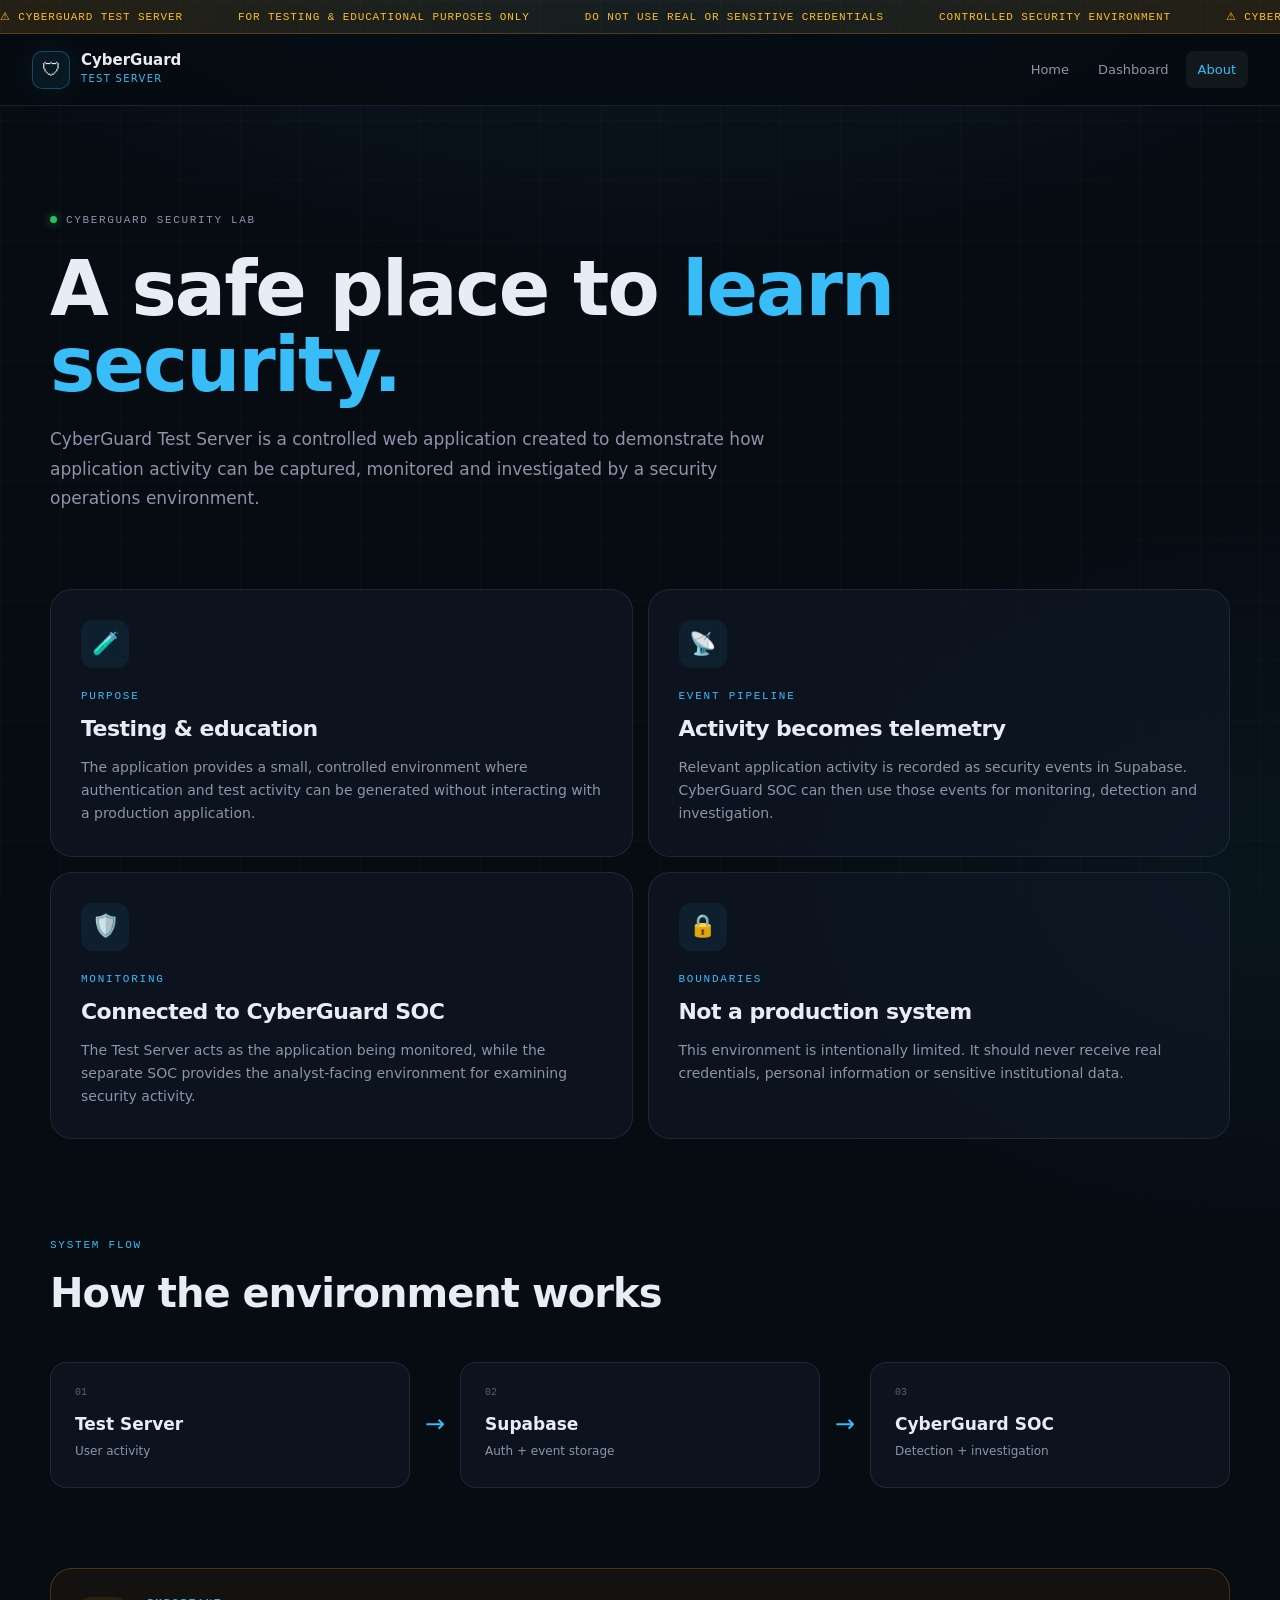
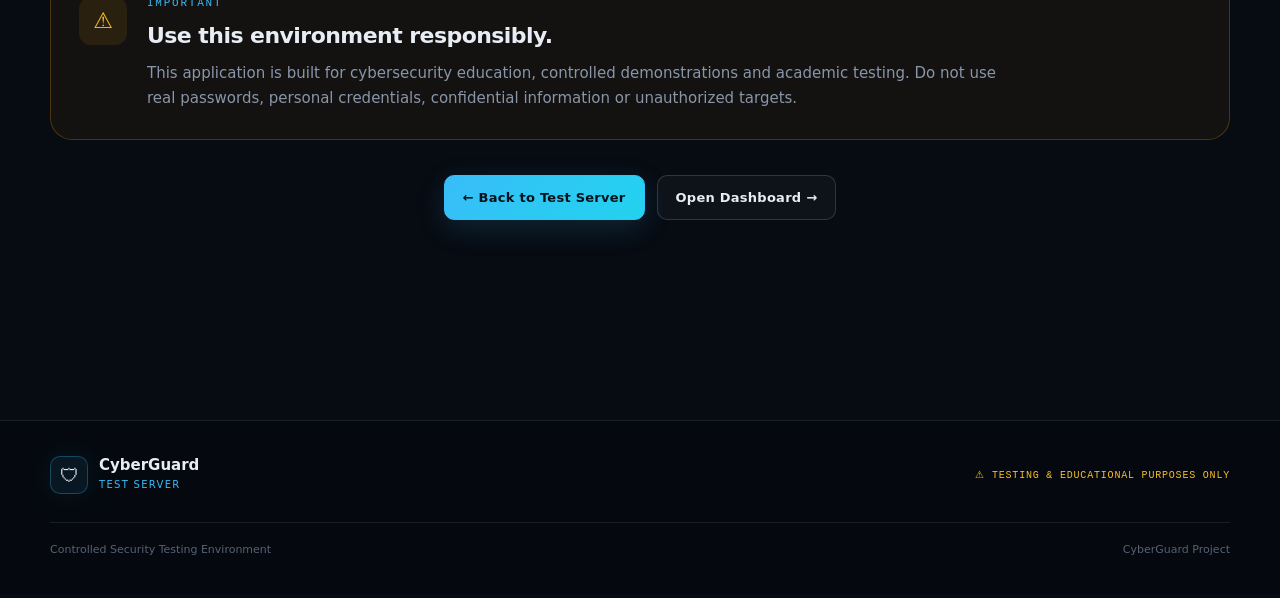
<file: about.html>
<!DOCTYPE html>
<html lang="en">
<head>
<meta charset="UTF-8">
<meta name="viewport" content="width=device-width, initial-scale=1.0">

<title>About | CyberGuard Test Server</title>
<meta name="theme-color" content="#070b12">

<link rel="stylesheet" href="css/style.css">
</head>

<body>

<div class="warning-bar">
  <div class="warning-track">
    <span>⚠ CYBERGUARD TEST SERVER</span>
    <span>FOR TESTING & EDUCATIONAL PURPOSES ONLY</span>
    <span>DO NOT USE REAL OR SENSITIVE CREDENTIALS</span>
    <span>CONTROLLED SECURITY ENVIRONMENT</span>

    <span>⚠ CYBERGUARD TEST SERVER</span>
    <span>FOR TESTING & EDUCATIONAL PURPOSES ONLY</span>
    <span>DO NOT USE REAL OR SENSITIVE CREDENTIALS</span>
    <span>CONTROLLED SECURITY ENVIRONMENT</span>
  </div>
</div>

<header class="top">

  <a class="brand" href="index.html">
    <span class="brand-icon">🛡</span>

    <span>
      <strong>CyberGuard</strong>
      <small>Test Server</small>
    </span>
  </a>

  <nav class="nav">
    <a class="nav-link" href="index.html">Home</a>
    <a class="nav-link" href="dashboard.html">Dashboard</a>
    <a class="nav-link active" href="about.html">About</a>
  </nav>

</header>


<main class="about-page">

  <section class="about-hero">

    <div class="eyebrow">
      <span class="status-dot online"></span>
      CYBERGUARD SECURITY LAB
    </div>

    <h1>
      A safe place to
      <span>learn security.</span>
    </h1>

    <p>
      CyberGuard Test Server is a controlled web application created to
      demonstrate how application activity can be captured, monitored and
      investigated by a security operations environment.
    </p>

  </section>


  <section class="about-grid">

    <article class="about-card">

      <div class="about-icon">🧪</div>

      <div class="section-label">PURPOSE</div>

      <h2>Testing & education</h2>

      <p>
        The application provides a small, controlled environment where
        authentication and test activity can be generated without interacting
        with a production application.
      </p>

    </article>


    <article class="about-card">

      <div class="about-icon">📡</div>

      <div class="section-label">EVENT PIPELINE</div>

      <h2>Activity becomes telemetry</h2>

      <p>
        Relevant application activity is recorded as security events in
        Supabase. CyberGuard SOC can then use those events for monitoring,
        detection and investigation.
      </p>

    </article>


    <article class="about-card">

      <div class="about-icon">🛡️</div>

      <div class="section-label">MONITORING</div>

      <h2>Connected to CyberGuard SOC</h2>

      <p>
        The Test Server acts as the application being monitored, while the
        separate SOC provides the analyst-facing environment for examining
        security activity.
      </p>

    </article>


    <article class="about-card">

      <div class="about-icon">🔒</div>

      <div class="section-label">BOUNDARIES</div>

      <h2>Not a production system</h2>

      <p>
        This environment is intentionally limited. It should never receive
        real credentials, personal information or sensitive institutional
        data.
      </p>

    </article>

  </section>


  <section class="architecture">

    <div class="section-heading">

      <div class="section-label">SYSTEM FLOW</div>

      <h2>How the environment works</h2>

    </div>

    <div class="architecture-flow">

      <div class="architecture-node">
        <span class="architecture-number">01</span>
        <strong>Test Server</strong>
        <small>User activity</small>
      </div>

      <div class="architecture-arrow">→</div>

      <div class="architecture-node">
        <span class="architecture-number">02</span>
        <strong>Supabase</strong>
        <small>Auth + event storage</small>
      </div>

      <div class="architecture-arrow">→</div>

      <div class="architecture-node">
        <span class="architecture-number">03</span>
        <strong>CyberGuard SOC</strong>
        <small>Detection + investigation</small>
      </div>

    </div>

  </section>


  <section class="big-warning">

    <div class="big-warning-icon">⚠</div>

    <div>

      <div class="section-label">IMPORTANT</div>

      <h2>Use this environment responsibly.</h2>

      <p>
        This application is built for cybersecurity education, controlled
        demonstrations and academic testing. Do not use real passwords,
        personal credentials, confidential information or unauthorized
        targets.
      </p>

    </div>

  </section>


  <div class="center-action">

    <a class="btn primary" href="index.html">
      ← Back to Test Server
    </a>

    <a class="btn secondary" href="dashboard.html">
      Open Dashboard →
    </a>

  </div>

</main>


<footer class="footer">

  <div class="footer-main">

    <div class="brand">
      <span class="brand-icon">🛡</span>

      <span>
        <strong>CyberGuard</strong>
        <small>Test Server</small>
      </span>
    </div>

    <div class="footer-warning">
      ⚠ TESTING & EDUCATIONAL PURPOSES ONLY
    </div>

  </div>

  <div class="footer-bottom">
    <span>Controlled Security Testing Environment</span>
    <span>CyberGuard Project</span>
  </div>

</footer>

</body>
</html>
</file>
<file: css/style.css>
:root {
  --bg: #070b12;
  --bg-2: #0b111b;
  --panel: rgba(15, 23, 36, 0.88);
  --panel-solid: #101925;

  --border: rgba(148, 163, 184, 0.14);
  --border-strong: rgba(148, 163, 184, 0.25);

  --text: #e8edf5;
  --muted: #8996a9;
  --faint: #566274;

  --accent: #38bdf8;
  --accent-2: #22d3ee;

  --ok: #22c55e;
  --warn: #f59e0b;
  --danger: #ef4444;
  --purple: #a78bfa;

  --radius: 16px;
  --radius-lg: 22px;

  --shadow:
    0 20px 60px rgba(0, 0, 0, 0.35);

  --max: 1180px;
}

* {
  box-sizing: border-box;
  margin: 0;
}

html {
  scroll-behavior: smooth;
}

body {
  min-height: 100vh;

  background:
    radial-gradient(
      900px 500px at 50% -10%,
      rgba(56, 189, 248, 0.13),
      transparent
    ),
    radial-gradient(
      600px 400px at 100% 40%,
      rgba(34, 211, 238, 0.05),
      transparent
    ),
    var(--bg);

  color: var(--text);

  font:
    15px/1.65
    system-ui,
    -apple-system,
    BlinkMacSystemFont,
    "Segoe UI",
    sans-serif;

  overflow-x: hidden;
}

body::before {
  content: "";
  position: fixed;
  inset: 0;

  background-image:
    linear-gradient(
      rgba(255,255,255,0.018) 1px,
      transparent 1px
    ),
    linear-gradient(
      90deg,
      rgba(255,255,255,0.018) 1px,
      transparent 1px
    );

  background-size: 60px 60px;

  pointer-events: none;
  z-index: -1;
}

a {
  color: inherit;
  text-decoration: none;
}

button,
input {
  font: inherit;
}

.hidden {
  display: none !important;
}


/* =========================================================
   WARNING TICKER
   ========================================================= */

.warning-bar {
  height: 34px;
  overflow: hidden;

  display: flex;
  align-items: center;

  background:
    linear-gradient(
      90deg,
      rgba(245, 158, 11, 0.12),
      rgba(245, 158, 11, 0.05),
      rgba(245, 158, 11, 0.12)
    );

  border-bottom: 1px solid rgba(245, 158, 11, 0.25);

  color: #fbbf24;

  font:
    11px
    ui-monospace,
    SFMono-Regular,
    Consolas,
    monospace;

  letter-spacing: 0.08em;
  white-space: nowrap;
}

.warning-track {
  display: flex;
  align-items: center;
  gap: 55px;

  width: max-content;

  animation: ticker 38s linear infinite;
}

.warning-track span {
  display: inline-flex;
  align-items: center;
  gap: 10px;
}

@keyframes ticker {
  from {
    transform: translateX(0);
  }

  to {
    transform: translateX(-50%);
  }
}


/* =========================================================
   HEADER
   ========================================================= */

.top {
  width: 100%;
  min-height: 72px;

  display: flex;
  align-items: center;

  gap: 30px;

  padding: 0 32px;

  border-bottom: 1px solid var(--border);

  background: rgba(7, 11, 18, 0.82);

  backdrop-filter: blur(16px);

  position: sticky;
  top: 0;
  z-index: 50;
}

.brand {
  display: flex;
  align-items: center;
  gap: 11px;

  margin-right: auto;
}

.brand-icon {
  width: 38px;
  height: 38px;

  display: flex;
  align-items: center;
  justify-content: center;

  border: 1px solid rgba(56, 189, 248, 0.3);
  border-radius: 10px;

  background: rgba(56, 189, 248, 0.08);

  font-size: 19px;

  box-shadow:
    0 0 30px rgba(56, 189, 248, 0.08);
}

.brand strong {
  display: block;

  font-size: 15px;
  line-height: 1.1;
}

.brand small {
  display: block;

  margin-top: 3px;

  color: var(--accent);

  font-size: 10px;

  letter-spacing: 0.13em;
  text-transform: uppercase;
}

.nav {
  display: flex;
  align-items: center;
  gap: 5px;
}

.nav-link {
  padding: 8px 12px;

  border-radius: 8px;

  color: var(--muted);

  font-size: 13px;

  transition:
    color 0.2s,
    background 0.2s;
}

.nav-link:hover,
.nav-link.active {
  color: var(--text);

  background: rgba(255,255,255,0.05);
}

.nav-link.active {
  color: var(--accent);
}

.nav-auth {
  display: flex;
  align-items: center;
}

.nav-login {
  color: var(--accent);

  border: 1px solid rgba(56, 189, 248, 0.35);

  padding: 7px 13px;

  border-radius: 8px;

  font-size: 12px;
  font-weight: 600;

  transition: 0.2s;
}

.nav-login:hover {
  background: rgba(56,189,248,0.08);
  border-color: var(--accent);
}

.logout-top {
  border: 1px solid rgba(239, 68, 68, 0.35);

  background: transparent;

  color: #fca5a5;

  padding: 8px 14px;

  border-radius: 8px;

  font-size: 12px;
  font-weight: 600;

  cursor: pointer;

  transition: 0.2s;
}

.logout-top:hover {
  background: rgba(239,68,68,0.08);
  border-color: var(--danger);
}


/* =========================================================
   COMMON
   ========================================================= */

.hero,
.section,
.notice-section,
.login-section,
.about-hero,
.about-grid,
.architecture,
.big-warning,
.center-action,
.dashboard-page {
  width: min(var(--max), calc(100% - 40px));

  margin-left: auto;
  margin-right: auto;
}

.section {
  padding-top: 110px;
}

.section-heading {
  max-width: 700px;
  margin-bottom: 36px;
}

.section-heading.compact {
  margin-bottom: 24px;
}

.section-label {
  margin-bottom: 9px;

  color: var(--accent);

  font:
    11px
    ui-monospace,
    SFMono-Regular,
    Consolas,
    monospace;

  letter-spacing: 0.16em;
  text-transform: uppercase;
}

.section-heading h2 {
  font-size: clamp(28px, 4vw, 40px);

  letter-spacing: -0.025em;
}

.section-heading p {
  margin-top: 9px;

  color: var(--muted);

  max-width: 650px;
}

h1,
h2,
h3 {
  letter-spacing: -0.025em;
}

.btn {
  min-height: 44px;

  display: inline-flex;
  align-items: center;
  justify-content: center;

  padding: 11px 18px;

  border-radius: 10px;

  font-size: 13px;
  font-weight: 700;

  letter-spacing: 0.02em;

  cursor: pointer;

  transition:
    transform 0.2s,
    box-shadow 0.2s,
    border-color 0.2s,
    background 0.2s;

  text-decoration: none;
}

.btn:hover:not(:disabled) {
  transform: translateY(-2px);
}

.btn:disabled {
  opacity: 0.55;
  cursor: wait;
}

.btn.primary {
  color: #03121b;

  border: 1px solid var(--accent);

  background: linear-gradient(
    135deg,
    var(--accent),
    var(--accent-2)
  );

  box-shadow:
    0 8px 30px rgba(56,189,248,0.16);
}

.btn.primary:hover:not(:disabled) {
  box-shadow:
    0 12px 35px rgba(56,189,248,0.28);
}

.btn.secondary {
  color: var(--text);

  border: 1px solid var(--border-strong);

  background: rgba(255,255,255,0.03);
}

.btn.secondary:hover {
  border-color: rgba(56,189,248,0.45);

  background: rgba(56,189,248,0.05);
}

.btn.full {
  width: 100%;
}


/* =========================================================
   STATUS
   ========================================================= */

.status-dot {
  width: 7px;
  height: 7px;

  display: inline-block;

  border-radius: 50%;

  background: var(--warn);

  box-shadow:
    0 0 10px rgba(245,158,11,0.65);
}

.status-dot.online {
  background: var(--ok);

  box-shadow:
    0 0 10px rgba(34,197,94,0.7);
}

.eyebrow {
  display: inline-flex;
  align-items: center;
  gap: 9px;

  color: var(--muted);

  font:
    11px
    ui-monospace,
    SFMono-Regular,
    Consolas,
    monospace;

  letter-spacing: 0.15em;
}


/* =========================================================
   HERO
   ========================================================= */

.hero {
  min-height: 650px;

  display: grid;

  grid-template-columns:
    minmax(0, 1.05fr)
    minmax(350px, 0.75fr);

  align-items: center;

  gap: 70px;

  padding-top: 80px;
  padding-bottom: 80px;

  position: relative;
}

.hero-glow {
  position: absolute;

  width: 500px;
  height: 500px;

  left: -200px;
  top: 100px;

  border-radius: 50%;

  background:
    radial-gradient(
      circle,
      rgba(56,189,248,0.09),
      transparent 65%
    );

  pointer-events: none;
}

.hero h1 {
  margin-top: 20px;

  max-width: 800px;

  font-size: clamp(48px, 7vw, 82px);

  line-height: 0.98;

  font-weight: 800;
}

.hero h1 span {
  display: block;

  color: var(--accent);

  text-shadow:
    0 0 40px rgba(56,189,248,0.15);
}

.hero-text {
  max-width: 680px;

  margin-top: 25px;

  color: var(--muted);

  font-size: 17px;

  line-height: 1.75;
}

.hero-actions {
  display: flex;
  flex-wrap: wrap;

  gap: 12px;

  margin-top: 30px;
}

.session-status {
  display: inline-flex;
  align-items: center;
  gap: 9px;

  margin-top: 23px;

  color: var(--faint);

  font:
    11px
    ui-monospace,
    SFMono-Regular,
    Consolas,
    monospace;
}


/* TERMINAL */

.hero-terminal {
  border:
    1px solid
    rgba(148,163,184,0.18);

  border-radius: 18px;

  background:
    linear-gradient(
      145deg,
      rgba(17,25,39,0.95),
      rgba(8,13,21,0.95)
    );

  box-shadow:
    0 30px 80px rgba(0,0,0,0.4),
    0 0 60px rgba(56,189,248,0.04);

  overflow: hidden;

  transform: none;
}

.terminal-top {
  height: 46px;

  display: flex;
  align-items: center;

  padding: 0 17px;

  border-bottom: 1px solid var(--border);

  color: var(--faint);

  font:
    10px
    ui-monospace,
    SFMono-Regular,
    Consolas,
    monospace;
}

.terminal-dots {
  display: flex;
  gap: 6px;

  margin-right: auto;
}

.terminal-dots i {
  width: 7px;
  height: 7px;

  border-radius: 50%;

  background: #334155;
}

.terminal-body {
  padding: 28px;

  font:
    13px/2
    ui-monospace,
    SFMono-Regular,
    Consolas,
    monospace;
}

.terminal-muted {
  color: var(--faint);
}

.terminal-ok {
  color: var(--ok);
}

.terminal-key {
  color: var(--accent);
}

.terminal-warning {
  color: var(--warn);
}

.terminal-space {
  height: 14px;
}

.terminal-cursor {
  color: var(--text);
}


/* =========================================================
   NOTICE
   ========================================================= */

.notice-section {
  padding-top: 20px;
}

.notice-card {
  display: flex;
  align-items: flex-start;

  gap: 20px;

  padding: 25px;

  border:
    1px solid
    rgba(245,158,11,0.25);

  border-radius: var(--radius-lg);

  background:
    linear-gradient(
      135deg,
      rgba(245,158,11,0.07),
      rgba(245,158,11,0.02)
    );
}

.notice-icon {
  width: 46px;
  height: 46px;

  flex-shrink: 0;

  display: flex;
  align-items: center;
  justify-content: center;

  border-radius: 12px;

  background: rgba(245,158,11,0.1);

  color: #fbbf24;

  font-size: 21px;
}

.notice-card h2 {
  font-size: 21px;
}

.notice-card p {
  margin-top: 6px;

  color: var(--muted);

  max-width: 850px;
}


/* =========================================================
   FEATURE CARDS
   ========================================================= */

.feature-grid {
  display: grid;

  grid-template-columns:
    repeat(4, minmax(0,1fr));

  gap: 15px;
}

.feature-card {
  min-height: 265px;

  position: relative;

  padding: 25px;

  border:
    1px solid
    var(--border);

  border-radius: var(--radius);

  background:
    linear-gradient(
      150deg,
      rgba(17,25,39,0.85),
      rgba(10,15,24,0.75)
    );

  transition:
    transform 0.25s,
    border-color 0.25s,
    background 0.25s;

  overflow: hidden;
}

.feature-card:hover {
  transform: translateY(-5px);

  border-color:
    rgba(56,189,248,0.3);

  background:
    linear-gradient(
      150deg,
      rgba(20,31,48,0.9),
      rgba(10,15,24,0.8)
    );
}

.feature-number {
  position: absolute;

  right: 20px;
  top: 16px;

  color: var(--faint);

  font:
    10px
    ui-monospace,
    monospace;
}

.feature-icon {
  width: 46px;
  height: 46px;

  display: flex;
  align-items: center;
  justify-content: center;

  border-radius: 12px;

  background: rgba(56,189,248,0.07);

  border:
    1px solid
    rgba(56,189,248,0.13);

  font-size: 21px;
}

.feature-card h3 {
  margin-top: 20px;

  font-size: 17px;
}

.feature-card p {
  margin-top: 8px;

  color: var(--muted);

  font-size: 13px;

  line-height: 1.65;
}


/* =========================================================
   FLOW
   ========================================================= */

.flow {
  display: flex;
  align-items: stretch;

  gap: 14px;
}

.flow-card {
  flex: 1;

  position: relative;

  padding: 25px;

  border:
    1px solid
    var(--border);

  border-radius: var(--radius);

  background: rgba(15,23,36,0.65);
}

.flow-number {
  color: var(--faint);

  font:
    10px
    ui-monospace,
    monospace;
}

.flow-icon {
  margin-top: 20px;

  font-size: 25px;
}

.flow-card h3 {
  margin-top: 10px;

  font-size: 17px;
}

.flow-card p {
  margin-top: 5px;

  color: var(--muted);

  font-size: 13px;
}

.flow-line {
  width: 50px;

  align-self: center;

  height: 1px;

  background:
    linear-gradient(
      90deg,
      transparent,
      rgba(56,189,248,0.5),
      transparent
    );
}


/* =========================================================
   LOGIN
   ========================================================= */

.login-section {
  padding-top: 120px;
  padding-bottom: 100px;
}

.login-container {
  display: grid;

  grid-template-columns:
    1fr
    420px;

  gap: 80px;

  align-items: center;
}

.login-intro h2 {
  font-size: clamp(34px, 5vw, 50px);

  line-height: 1.05;
}

.login-intro > p {
  max-width: 550px;

  margin-top: 17px;

  color: var(--muted);

  font-size: 16px;
}

.login-points {
  margin-top: 25px;

  display: grid;

  gap: 10px;

  color: #a7f3d0;

  font-size: 13px;
}

.login-card {
  padding: 28px;

  border:
    1px solid
    var(--border-strong);

  border-radius: var(--radius-lg);

  background:
    linear-gradient(
      150deg,
      rgba(17,25,39,0.94),
      rgba(8,13,21,0.94)
    );

  box-shadow: var(--shadow);
}

.login-card-header {
  display: flex;
  align-items: center;

  gap: 13px;

  margin-bottom: 22px;
}

.login-shield {
  width: 43px;
  height: 43px;

  display: flex;
  align-items: center;
  justify-content: center;

  border-radius: 11px;

  background: rgba(56,189,248,0.08);

  border:
    1px solid
    rgba(56,189,248,0.2);
}

.login-card-header h3 {
  font-size: 17px;
}

.login-card-header span {
  color: var(--muted);

  font-size: 11px;
}

label {
  display: block;

  margin:
    16px
    0
    7px;

  color: var(--muted);

  font:
    10px
    ui-monospace,
    monospace;

  letter-spacing: 0.12em;
}

input {
  width: 100%;

  padding: 12px 13px;

  border:
    1px solid
    var(--border-strong);

  border-radius: 9px;

  background: #090f18;

  color: var(--text);

  outline: none;

  transition: 0.2s;
}

input::placeholder {
  color: #465365;
}

input:focus {
  border-color: var(--accent);

  box-shadow:
    0 0 0 3px
    rgba(56,189,248,0.1);
}

.msg {
  display: none;

  margin-top: 14px;

  padding: 12px 14px;

  border-radius: 10px;

  font-size: 13px;
}

.msg.show {
  display: block;
}

.msg.error {
  border:
    1px solid
    rgba(239,68,68,0.45);

  background:
    rgba(239,68,68,0.08);

  color: #fca5a5;
}

.msg.ok {
  border:
    1px solid
    rgba(34,197,94,0.4);

  background:
    rgba(34,197,94,0.08);

  color: #86efac;
}

.msg.info {
  border:
    1px solid
    rgba(56,189,248,0.35);

  background:
    rgba(56,189,248,0.07);

  color: #bae6fd;
}

.msg a {
  display: inline-block;

  margin-top: 5px;

  color: var(--accent);

  font-weight: 600;
}

.demo {
  margin-top: 20px;

  padding: 15px;

  border:
    1px dashed
    var(--border-strong);

  border-radius: 10px;

  color: var(--muted);

  font-size: 12px;
}

.demo-title {
  margin-bottom: 8px;

  color: var(--accent);

  font:
    10px
    ui-monospace,
    monospace;

  letter-spacing: 0.12em;
}

.demo code {
  display: inline-block;

  margin: 2px 0 8px;

  color: var(--text);

  font:
    12px
    ui-monospace,
    Consolas,
    monospace;
}

.demo-password {
  margin-top: 2px;
}


/* =========================================================
   DASHBOARD
   ========================================================= */

.dashboard-page {
  padding-top: 55px;
  padding-bottom: 90px;
}

.dashboard-header {
  display: flex;

  align-items: flex-end;

  justify-content: space-between;

  gap: 25px;

  margin-bottom: 32px;
}

.dashboard-header h1 {
  margin-top: 10px;

  font-size: clamp(34px, 5vw, 50px);
}

.dashboard-header p {
  margin-top: 5px;

  color: var(--muted);
}

.environment-badge {
  padding: 8px 12px;

  border:
    1px solid
    rgba(245,158,11,0.3);

  border-radius: 999px;

  color: #fbbf24;

  background:
    rgba(245,158,11,0.06);

  font:
    10px
    ui-monospace,
    monospace;

  letter-spacing: 0.08em;
}

.stats-grid {
  display: grid;

  grid-template-columns:
    repeat(4, minmax(0,1fr));

  gap: 14px;
}

.stat-card {
  min-height: 180px;

  padding: 22px;

  border:
    1px solid
    var(--border);

  border-radius: var(--radius);

  background:
    rgba(15,23,36,0.75);
}

.stat-icon {
  width: 38px;
  height: 38px;

  display: flex;
  align-items: center;
  justify-content: center;

  margin-bottom: 18px;

  border-radius: 10px;

  background: rgba(255,255,255,0.04);
}

.stat-icon.green {
  color: var(--ok);
}

.stat-icon.blue {
  color: var(--accent);
}

.stat-icon.purple {
  color: var(--purple);
}

.stat-icon.orange {
  color: var(--warn);
}

.stat-label {
  color: var(--faint);

  font:
    10px
    ui-monospace,
    monospace;

  letter-spacing: 0.11em;
}

.stat-value {
  margin-top: 4px;

  font-size: 25px;

  font-weight: 700;
}

.small-value {
  font-size: 15px;

  overflow-wrap: anywhere;
}

.stat-description {
  margin-top: 4px;

  color: var(--muted);

  font-size: 12px;
}

.test-area {
  margin-top: 60px;
}

.test-card {
  display: flex;

  align-items: center;

  gap: 20px;

  padding: 22px;

  border:
    1px solid
    rgba(56,189,248,0.18);

  border-radius: var(--radius);

  background:
    linear-gradient(
      110deg,
      rgba(56,189,248,0.07),
      rgba(15,23,36,0.8)
    );
}

.test-card-icon {
  width: 52px;
  height: 52px;

  flex-shrink: 0;

  display: flex;
  align-items: center;
  justify-content: center;

  border-radius: 13px;

  background:
    rgba(56,189,248,0.08);

  font-size: 23px;
}

.test-card-content {
  flex: 1;
}

.test-card-title {
  font-size: 16px;
  font-weight: 700;
}

.test-card-content p {
  margin-top: 4px;

  color: var(--muted);

  font-size: 13px;
}

.test-meta {
  display: flex;
  flex-wrap: wrap;

  gap: 8px;

  margin-top: 10px;
}

.test-meta span {
  padding: 4px 8px;

  border:
    1px solid
    var(--border);

  border-radius: 6px;

  color: var(--faint);

  font:
    9px
    ui-monospace,
    monospace;
}

.test-button {
  flex-shrink: 0;
}

.activity-section {
  margin-top: 65px;
}

.activity-heading-row {
  display: flex;

  align-items: flex-end;

  justify-content: space-between;

  gap: 20px;
}

.live-badge {
  display: inline-flex;
  align-items: center;

  gap: 8px;

  color: var(--ok);

  font:
    10px
    ui-monospace,
    monospace;
}

.activity-card {
  border:
    1px solid
    var(--border);

  border-radius: var(--radius);

  background:
    rgba(10,16,25,0.82);

  overflow: hidden;
}

.table-header {
  display: flex;

  align-items: center;

  justify-content: space-between;

  padding: 15px 18px;

  border-bottom:
    1px solid
    var(--border);

  color: var(--muted);

  font:
    11px
    ui-monospace,
    monospace;
}

.tw {
  width: 100%;

  overflow-x: auto;
}

table {
  width: 100%;

  border-collapse: collapse;

  font-size: 13px;
}

th,
td {
  padding: 13px 16px;

  text-align: left;

  border-bottom:
    1px solid
    var(--border);

  white-space: nowrap;
}

th {
  color: var(--faint);

  font:
    10px
    ui-monospace,
    monospace;

  letter-spacing: 0.1em;
}

td {
  color: #cbd5e1;
}

tr:last-child td {
  border-bottom: 0;
}

.empty {
  color: var(--muted);

  text-align: center;

  padding: 30px;
}

.badge {
  display: inline-block;

  padding: 3px 9px;

  border-radius: 999px;

  font-size: 10px;

  font-weight: 700;

  border: 1px solid;
}

.low {
  color: var(--ok);
  border-color: rgba(34,197,94,0.45);
}

.medium {
  color: var(--warn);
  border-color: rgba(245,158,11,0.45);
}

.high {
  color: var(--danger);
  border-color: rgba(239,68,68,0.45);
}

.critical {
  color: #fff;

  background: #dc2626;

  border-color: #dc2626;
}

.mono {
  font-family:
    ui-monospace,
    Consolas,
    monospace;

  font-size: 12px;
}

.dashboard-info {
  display: grid;

  grid-template-columns:
    1fr 1fr;

  gap: 15px;

  margin-top: 50px;
}

.info-panel {
  padding: 24px;

  border:
    1px solid
    var(--border);

  border-radius: var(--radius);

  background:
    rgba(15,23,36,0.65);
}

.info-panel h3 {
  margin-top: 5px;

  font-size: 18px;
}

.info-panel p {
  margin-top: 8px;

  color: var(--muted);

  font-size: 13px;
}

.warning-panel {
  border-color:
    rgba(245,158,11,0.18);
}


/* =========================================================
   ABOUT
   ========================================================= */

.about-page {
  padding-top: 80px;
  padding-bottom: 100px;
}

.about-hero {
  padding-top: 20px;
}

.about-hero h1 {
  max-width: 850px;

  margin-top: 20px;

  font-size: clamp(46px, 7vw, 76px);

  line-height: 1;

  font-weight: 800;
}

.about-hero h1 span {
  color: var(--accent);
}

.about-hero p {
  max-width: 750px;

  margin-top: 22px;

  color: var(--muted);

  font-size: 17px;

  line-height: 1.75;
}

.about-grid {
  margin-top: 75px;

  display: grid;

  grid-template-columns:
    repeat(2, minmax(0,1fr));

  gap: 15px;
}

.about-card {
  padding: 30px;

  border:
    1px solid
    var(--border);

  border-radius: var(--radius-lg);

  background:
    rgba(15,23,36,0.7);
}

.about-icon {
  width: 48px;
  height: 48px;

  display: flex;
  align-items: center;
  justify-content: center;

  margin-bottom: 22px;

  border-radius: 12px;

  background:
    rgba(56,189,248,0.07);

  font-size: 22px;
}

.about-card h2 {
  font-size: 22px;
}

.about-card p {
  margin-top: 9px;

  color: var(--muted);

  font-size: 14px;
}

.architecture {
  margin-top: 100px;
}

.architecture-flow {
  display: flex;

  align-items: center;

  gap: 15px;
}

.architecture-node {
  flex: 1;

  padding: 24px;

  border:
    1px solid
    var(--border);

  border-radius: var(--radius);

  background:
    rgba(15,23,36,0.75);
}

.architecture-number {
  display: block;

  color: var(--faint);

  font:
    10px
    ui-monospace,
    monospace;
}

.architecture-node strong {
  display: block;

  margin-top: 12px;

  font-size: 17px;
}

.architecture-node small {
  color: var(--muted);

  font-size: 12px;
}

.architecture-arrow {
  color: var(--accent);

  font-size: 24px;
}

.big-warning {
  margin-top: 80px;

  display: flex;

  align-items: flex-start;

  gap: 20px;

  padding: 28px;

  border:
    1px solid
    rgba(245,158,11,0.25);

  border-radius: var(--radius-lg);

  background:
    rgba(245,158,11,0.05);
}

.big-warning-icon {
  width: 48px;
  height: 48px;

  flex-shrink: 0;

  display: flex;
  align-items: center;
  justify-content: center;

  border-radius: 12px;

  background: rgba(245,158,11,0.1);

  color: #fbbf24;

  font-size: 22px;
}

.big-warning h2 {
  font-size: 22px;
}

.big-warning p {
  max-width: 850px;

  margin-top: 7px;

  color: var(--muted);
}

.center-action {
  margin-top: 35px;

  display: flex;

  justify-content: center;

  gap: 12px;
}


/* =========================================================
   FOOTER
   ========================================================= */

.footer {
  margin-top: 100px;

  border-top:
    1px solid
    var(--border);

  background:
    rgba(5,9,15,0.8);

  padding:
    35px
    max(20px, calc((100vw - 1180px) / 2));
}

.footer-main {
  display: flex;

  align-items: center;

  justify-content: space-between;

  gap: 20px;
}

.footer-warning {
  color: #fbbf24;

  font:
    10px
    ui-monospace,
    monospace;

  letter-spacing: 0.08em;
}

.footer-bottom {
  display: flex;

  justify-content: space-between;

  gap: 20px;

  margin-top: 28px;

  padding-top: 18px;

  border-top:
    1px solid
    var(--border);

  color: var(--faint);

  font-size: 11px;
}


/* =========================================================
   RESPONSIVE
   ========================================================= */

@media (max-width: 1000px) {

  .hero {
    grid-template-columns: 1fr;

    gap: 45px;
  }

  .hero-terminal {
    max-width: 650px;

    width: 100%;

    margin: auto;
  }

  .feature-grid {
    grid-template-columns:
      repeat(2, minmax(0,1fr));
  }

  .stats-grid {
    grid-template-columns:
      repeat(2, minmax(0,1fr));
  }

  .login-container {
    grid-template-columns: 1fr;

    gap: 40px;
  }

  .login-card {
    max-width: 500px;
  }
}

@media (max-width: 760px) {

  .top {
    padding: 12px 18px;

    gap: 12px;
  }

  .nav {
    order: 3;

    width: 100%;

    justify-content: center;

    padding-bottom: 5px;
  }

  .nav-auth {
    margin-left: auto;
  }

  .hero,
  .section,
  .notice-section,
  .login-section,
  .about-hero,
  .about-grid,
  .architecture,
  .big-warning,
  .center-action,
  .dashboard-page {
    width: min(
      100% - 28px,
      var(--max)
    );
  }

  .hero {
    padding-top: 55px;

    min-height: auto;
  }

  .hero h1 {
    font-size: 48px;
  }

  .feature-grid,
  .stats-grid,
  .dashboard-info,
  .about-grid {
    grid-template-columns: 1fr;
  }

  .flow,
  .architecture-flow {
    flex-direction: column;
  }

  .flow-line {
    width: 1px;
    height: 35px;
  }

  .architecture-arrow {
    transform: rotate(90deg);
  }

  .test-card {
    align-items: flex-start;

    flex-wrap: wrap;
  }

  .test-button {
    width: 100%;
  }

  .activity-heading-row {
    align-items: flex-start;

    flex-direction: column;
  }

  .dashboard-header {
    align-items: flex-start;

    flex-direction: column;
  }

  .footer-main,
  .footer-bottom {
    align-items: flex-start;

    flex-direction: column;
  }

  .big-warning,
  .notice-card {
    flex-direction: column;
  }
}

@media (max-width: 500px) {

  .warning-bar {
    height: 31px;

    font-size: 9px;
  }

  .top {
    position: relative;
  }

  .brand small {
    font-size: 8px;
  }

  .nav-link {
    padding: 7px 8px;

    font-size: 11px;
  }

  .nav-login {
    padding: 6px 9px;

    font-size: 10px;
  }

  .hero h1 {
    font-size: 42px;
  }

  .hero-text {
    font-size: 15px;
  }

  .hero-actions {
    flex-direction: column;
  }

  .hero-actions .btn {
    width: 100%;
  }

  .hero-terminal {
    transform: none;
  }

  .login-card {
    padding: 21px;
  }

  .table-header {
    align-items: flex-start;

    flex-direction: column;

    gap: 5px;
  }
}


/* Reduced motion */

@media (prefers-reduced-motion: reduce) {

  .warning-track {
    animation: none;
  }

  *,
  *::before,
  *::after {
    scroll-behavior: auto !important;
    transition-duration: 0.01ms !important;
  }
}
</file>
